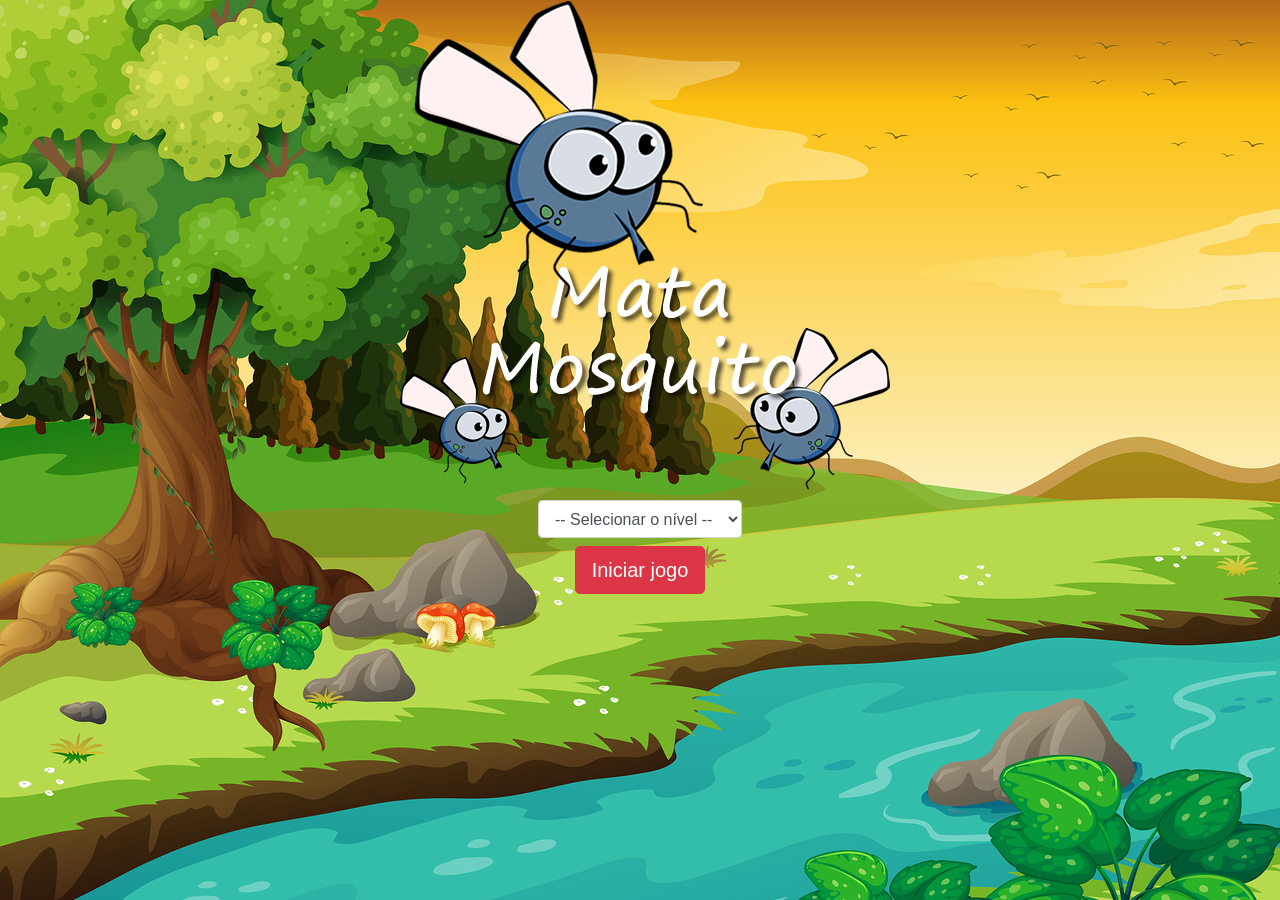
<file: index.html>
<!doctype html>
<html lang="en">
  <head>
    <!-- Required meta tags -->
    <meta charset="utf-8">
    <meta name="viewport" content="width=device-width, initial-scale=1, shrink-to-fit=no">

    <!-- Bootstrap CSS -->
    <link rel="stylesheet" href="https://cdn.jsdelivr.net/npm/bootstrap@4.6.2/dist/css/bootstrap.min.css" integrity="sha384-xOolHFLEh07PJGoPkLv1IbcEPTNtaed2xpHsD9ESMhqIYd0nLMwNLD69Npy4HI+N" crossorigin="anonymous">

    <link rel="stylesheet" type="text/css" href="estilo.css">

    <title>Menu</title>

    <script>

      function iniciarjogo(){
       var nivel = document.getElementById('nivel').value

       if (nivel === '') {
        alert('Selecione um nível para iniciar o jogo')
        return false
       }

      window.location.href = "app.html?" + nivel
      }

    </script>
  </head>
  <body>

   
    <div class="container">
      <div class="row">
        <div class="col">
          <div class="d-flex justify-content-center">
              <img src="img/game.png">
          </div>
        </div>
      </div>


      <div class="row">
        <div class="col">
          <div class="d-flex justify-content-center">
              <div class="mb-2">
                <select class="form-control" id="nivel">
                  <option value="">-- Selecionar o nível --</option>
                  <option value="normal">Normal</option>
                 <option value="dificil">Difícil</option>
                  <option value="chucknorris">Chuck Norris</option>
               </select>
             </div>
          </div>
        </div>
      </div>
      

      <div class="row">
        <div class="col">
          <div class="d-flex justify-content-center">
              <button type="button" class="btn btn-danger btn-lg" onclick="iniciarjogo()">Iniciar jogo</button>
          </div>
        </div>
      </div>
    </div>

    





















    <script src="https://cdn.jsdelivr.net/npm/jquery@3.5.1/dist/jquery.slim.min.js" integrity="sha384-DfXdz2htPH0lsSSs5nCTpuj/zy4C+OGpamoFVy38MVBnE+IbbVYUew+OrCXaRkfj" crossorigin="anonymous"></script>
    <script src="https://cdn.jsdelivr.net/npm/bootstrap@4.6.2/dist/js/bootstrap.bundle.min.js" integrity="sha384-Fy6S3B9q64WdZWQUiU+q4/2Lc9npb8tCaSX9FK7E8HnRr0Jz8D6OP9dO5Vg3Q9ct" crossorigin="anonymous"></script>
    <script src="https://cdn.jsdelivr.net/npm/jquery@3.5.1/dist/jquery.slim.min.js" integrity="sha384-DfXdz2htPH0lsSSs5nCTpuj/zy4C+OGpamoFVy38MVBnE+IbbVYUew+OrCXaRkfj" crossorigin="anonymous"></script>
    <script src="https://cdn.jsdelivr.net/npm/popper.js@1.16.1/dist/umd/popper.min.js" integrity="sha384-9/reFTGAW83EW2RDu2S0VKaIzap3H66lZH81PoYlFhbGU+6BZp6G7niu735Sk7lN" crossorigin="anonymous"></script>
    <script src="https://cdn.jsdelivr.net/npm/bootstrap@4.6.2/dist/js/bootstrap.min.js" integrity="sha384-+sLIOodYLS7CIrQpBjl+C7nPvqq+FbNUBDunl/OZv93DB7Ln/533i8e/mZXLi/P+" crossorigin="anonymous"></script>
    
  </body>
</html>
</file>
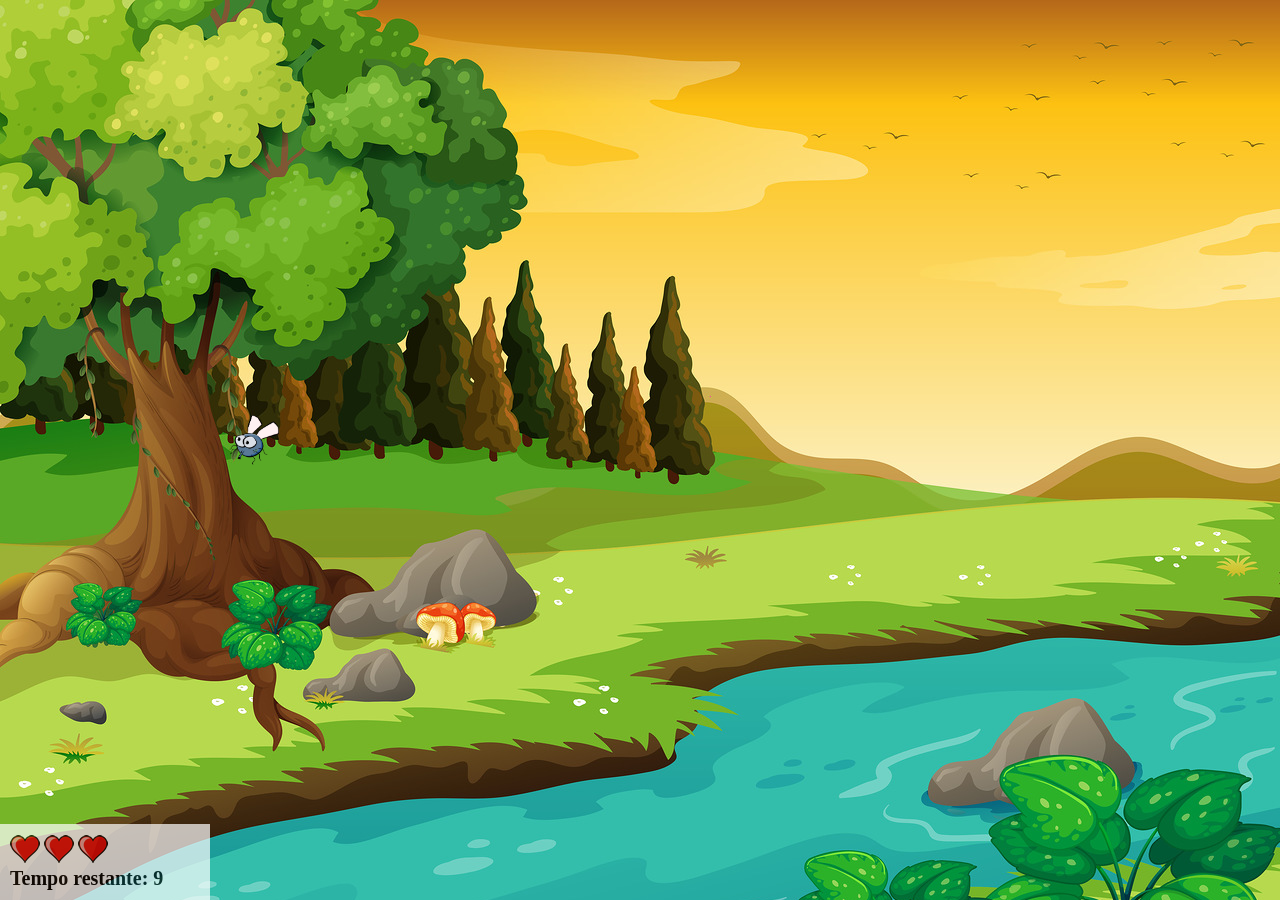
<file: app.html>
<!DOCTYPE html>
<html>
<head>

	<meta charset="utf-8">
	<title>Jogo para matar mosquito</title>

	<link rel="stylesheet" type="text/css" href="estilo.css">

	<script src="jogo.js"></script>
</head>

<body onresize="ajustatamanhoPalcoJogo()">

	<!--<img src="img/mosca.png" class="mosca1"> -->
	<div class="painel">
		<div class="vidas">
			<img id="v1" src="img/coracao_cheio.png">
			<img id="v2" src="img/coracao_cheio.png">
			<img id="v3" src="img/coracao_cheio.png">
			<div class="cronometro">
				Tempo restante: <span id="cronometro"></span>
			</div>
		</div>
	</div>


		<script>
		 document.getElementById('cronometro').innerHTML = tempo

		var criaMosca =	setInterval(function(){
				posicaoRandomica()

			}, criaMoscaTempo)
		</script>
</body>

</html>
</file>
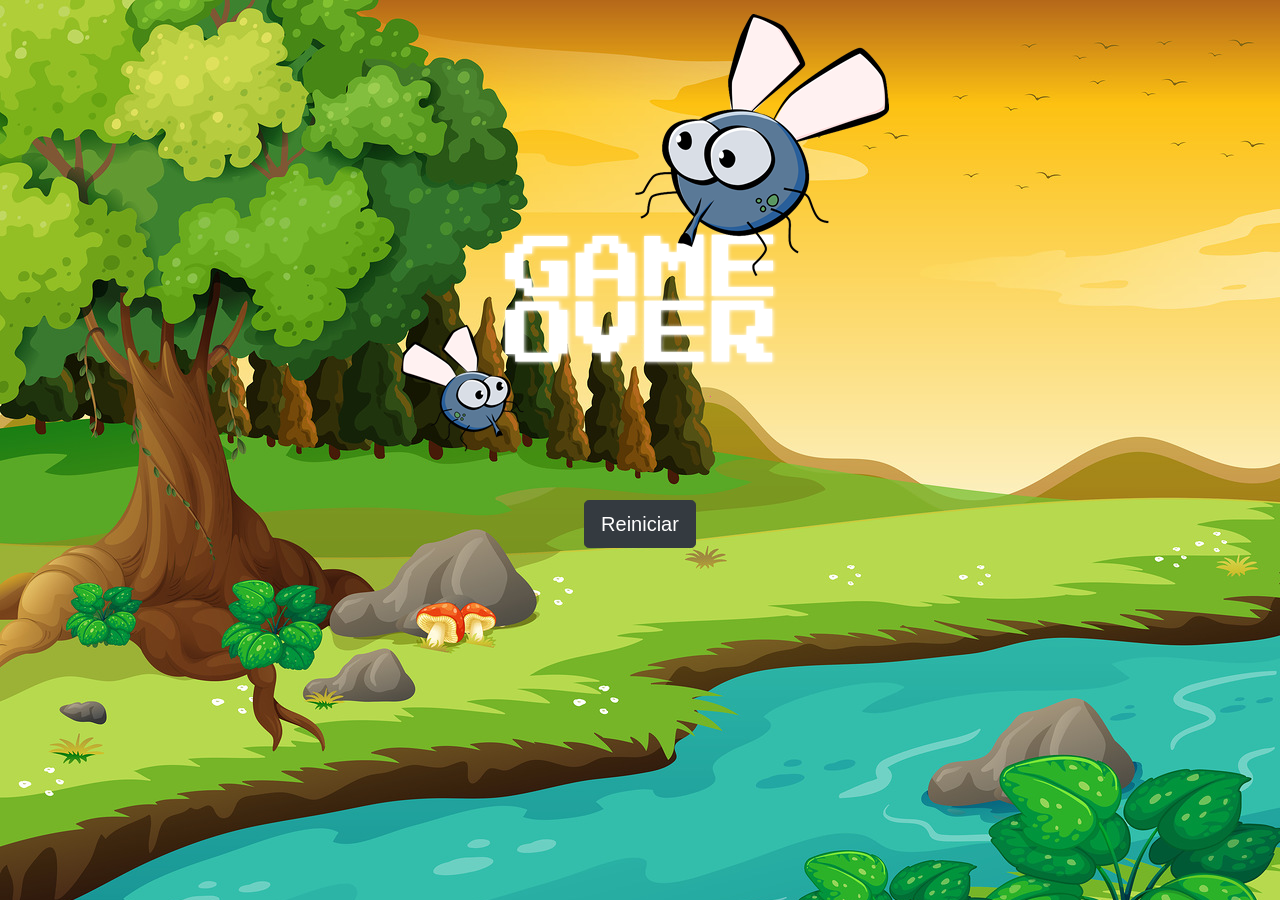
<file: fim_de_jogo.html>
<!doctype html>
<html lang="en">
  <head>
    <!-- Required meta tags -->
    <meta charset="utf-8">
    <meta name="viewport" content="width=device-width, initial-scale=1, shrink-to-fit=no">

    <!-- Bootstrap CSS -->
    <link rel="stylesheet" href="https://cdn.jsdelivr.net/npm/bootstrap@4.6.2/dist/css/bootstrap.min.css" integrity="sha384-xOolHFLEh07PJGoPkLv1IbcEPTNtaed2xpHsD9ESMhqIYd0nLMwNLD69Npy4HI+N" crossorigin="anonymous">

    <link rel="stylesheet" type="text/css" href="estilo.css">

    <title>Game Over</title>
  </head>
  <body>

   
    <div class="container">
      <div class="row">
        <div class="col">
          <div class="d-flex justify-content-center">
              <img src="img/game_over.png">
          </div>
        </div>
      </div>

      <div class="row">
        <div class="col">
          <div class="d-flex justify-content-center">
              <button type="button" class="btn btn-dark btn-lg" onclick= "window.location.href = 'index.html'">Reiniciar</button>
          </div>
        </div>
      </div>
    </div>

    





















    <script src="https://cdn.jsdelivr.net/npm/jquery@3.5.1/dist/jquery.slim.min.js" integrity="sha384-DfXdz2htPH0lsSSs5nCTpuj/zy4C+OGpamoFVy38MVBnE+IbbVYUew+OrCXaRkfj" crossorigin="anonymous"></script>
    <script src="https://cdn.jsdelivr.net/npm/bootstrap@4.6.2/dist/js/bootstrap.bundle.min.js" integrity="sha384-Fy6S3B9q64WdZWQUiU+q4/2Lc9npb8tCaSX9FK7E8HnRr0Jz8D6OP9dO5Vg3Q9ct" crossorigin="anonymous"></script>
    <script src="https://cdn.jsdelivr.net/npm/jquery@3.5.1/dist/jquery.slim.min.js" integrity="sha384-DfXdz2htPH0lsSSs5nCTpuj/zy4C+OGpamoFVy38MVBnE+IbbVYUew+OrCXaRkfj" crossorigin="anonymous"></script>
    <script src="https://cdn.jsdelivr.net/npm/popper.js@1.16.1/dist/umd/popper.min.js" integrity="sha384-9/reFTGAW83EW2RDu2S0VKaIzap3H66lZH81PoYlFhbGU+6BZp6G7niu735Sk7lN" crossorigin="anonymous"></script>
    <script src="https://cdn.jsdelivr.net/npm/bootstrap@4.6.2/dist/js/bootstrap.min.js" integrity="sha384-+sLIOodYLS7CIrQpBjl+C7nPvqq+FbNUBDunl/OZv93DB7Ln/533i8e/mZXLi/P+" crossorigin="anonymous"></script>
    
  </body>
</html>
</file>
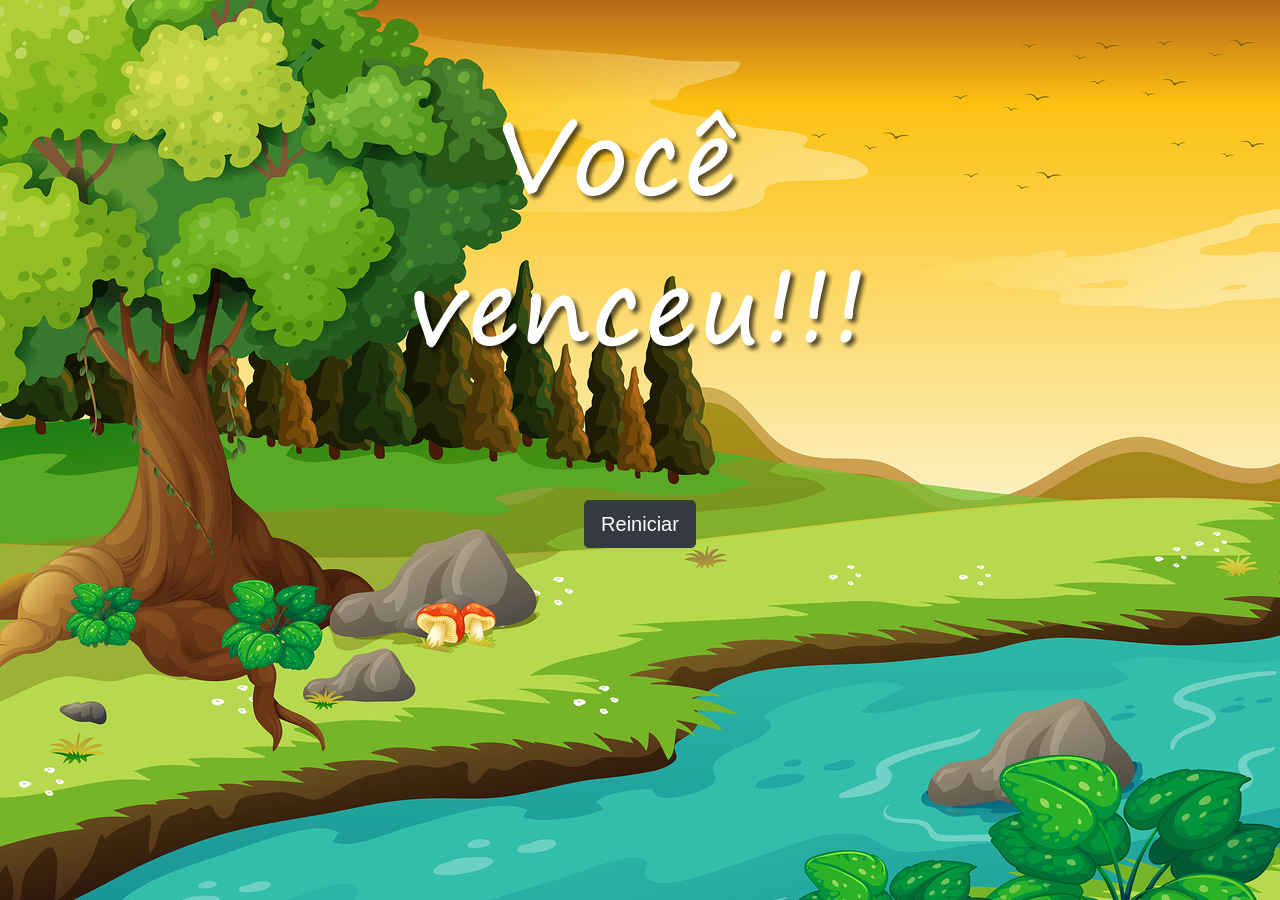
<file: vitoria.html>
<!doctype html>
<html lang="en">
  <head>
    <!-- Required meta tags -->
    <meta charset="utf-8">
    <meta name="viewport" content="width=device-width, initial-scale=1, shrink-to-fit=no">

    <!-- Bootstrap CSS -->
    <link rel="stylesheet" href="https://cdn.jsdelivr.net/npm/bootstrap@4.6.2/dist/css/bootstrap.min.css" integrity="sha384-xOolHFLEh07PJGoPkLv1IbcEPTNtaed2xpHsD9ESMhqIYd0nLMwNLD69Npy4HI+N" crossorigin="anonymous">

    <link rel="stylesheet" type="text/css" href="estilo.css">

    <title>Game Over</title>
  </head>
  <body>

   
    <div class="container">
      <div class="row">
        <div class="col">
          <div class="d-flex justify-content-center">
              <img src="img/vitoria.png">
          </div>
        </div>
      </div>

      <div class="row">
        <div class="col">
          <div class="d-flex justify-content-center">
              <button type="button" class="btn btn-dark btn-lg" onclick= "window.location.href = 'index.html'">Reiniciar</button>
          </div>
        </div>
      </div>
    </div>

    





















    <script src="https://cdn.jsdelivr.net/npm/jquery@3.5.1/dist/jquery.slim.min.js" integrity="sha384-DfXdz2htPH0lsSSs5nCTpuj/zy4C+OGpamoFVy38MVBnE+IbbVYUew+OrCXaRkfj" crossorigin="anonymous"></script>
    <script src="https://cdn.jsdelivr.net/npm/bootstrap@4.6.2/dist/js/bootstrap.bundle.min.js" integrity="sha384-Fy6S3B9q64WdZWQUiU+q4/2Lc9npb8tCaSX9FK7E8HnRr0Jz8D6OP9dO5Vg3Q9ct" crossorigin="anonymous"></script>
    <script src="https://cdn.jsdelivr.net/npm/jquery@3.5.1/dist/jquery.slim.min.js" integrity="sha384-DfXdz2htPH0lsSSs5nCTpuj/zy4C+OGpamoFVy38MVBnE+IbbVYUew+OrCXaRkfj" crossorigin="anonymous"></script>
    <script src="https://cdn.jsdelivr.net/npm/popper.js@1.16.1/dist/umd/popper.min.js" integrity="sha384-9/reFTGAW83EW2RDu2S0VKaIzap3H66lZH81PoYlFhbGU+6BZp6G7niu735Sk7lN" crossorigin="anonymous"></script>
    <script src="https://cdn.jsdelivr.net/npm/bootstrap@4.6.2/dist/js/bootstrap.min.js" integrity="sha384-+sLIOodYLS7CIrQpBjl+C7nPvqq+FbNUBDunl/OZv93DB7Ln/533i8e/mZXLi/P+" crossorigin="anonymous"></script>
    
  </body>
</html>
</file>
<file: estilo.css>
html{
	cursor: url('img/mata_mosca.png') 30 30, auto; /* Me explica esse trecho aqui, caso você entenda */
}

body {
	background-image: url(img/bg.jpg);
	background-repeat: no-repeat;
	background-size: 100%;
}

.mosca1{
	width: 50px;
	height: 50px;
}

.mosca2{
	width: 70px;
	height: 70px;
}

.mosca3{
	width: 90px;
	height: 90px;
}

.ladoA{
	transform: scaleX(1);
}

.ladoB{
	transform: scaleX(-1);
}

.painel{
	position: absolute;
	width: 190px;
	padding: 10px;
	left: 0px;
	bottom: 0px;
	border-top: solid 1px #fff;
	background-color: #fff;
	opacity: 0.7;
}

.vidas{
	float: left;
}

.cronometro{
	float: left;
	font-size: 20px;
	font-weight: bold;
}
</file>
